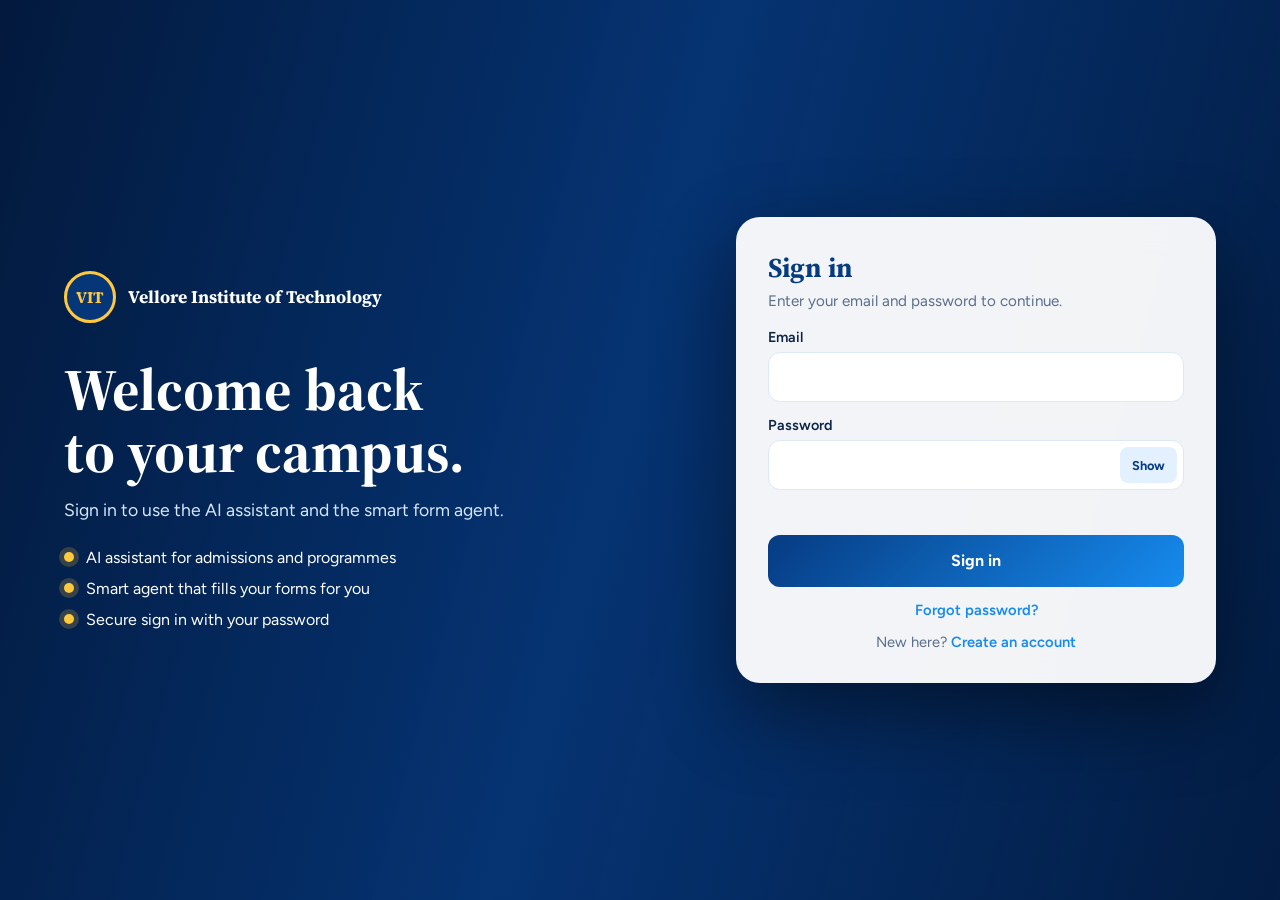
<file: agent.html>
<!DOCTYPE html>
<html lang="en">
<head>
  <meta charset="utf-8">
  <meta name="viewport" content="width=device-width, initial-scale=1, viewport-fit=cover">
  <meta name="theme-color" content="#063B82">
  <title>AI Form Agent | Vellore Institute of Technology</title>
  <link rel="preconnect" href="https://fonts.googleapis.com">
  <link rel="preconnect" href="https://fonts.gstatic.com" crossorigin>
  <link href="https://fonts.googleapis.com/css2?family=Figtree:wght@400;500;600;700&family=Source+Serif+4:wght@700&display=swap" rel="stylesheet">
  <link rel="stylesheet" href="style.css">
</head>
<body>
  <div class="top2">
    <div class="wrap">
      <b>VIT · AI Form Agent</b>
      <span><a href="index.html">Home</a> &nbsp;·&nbsp; <button id="logout" type="button">Logout</button></span>
    </div>
  </div>
  <main class="ag">
    <section class="card chat" aria-label="Form agent chat">
      <div class="ai-msgs" id="msgs" aria-live="polite"></div>
      <div class="chips" id="chips"></div>
      <form id="chatForm">
        <input id="input" aria-label="Your message" autocomplete="off" list="suggestions">
        <datalist id="suggestions"></datalist>
        <button class="btn btn-blue" type="submit">Send</button>
      </form>
    </section>
    <aside class="card side2" aria-label="Saved details">
      <h2>Saved in this browser</h2>
      <dl id="profile"></dl>
      <p>Details are stored only on this device (not encrypted). Avoid using this on shared computers.</p>
      <button class="btn btn-ghost" style="color: var(--navy); border-color: var(--navy)" id="clear" type="button">Delete my saved data</button>
    </aside>
  </main>
  <script type="module" src="agent.js"></script>
</body>
</html>
</file>
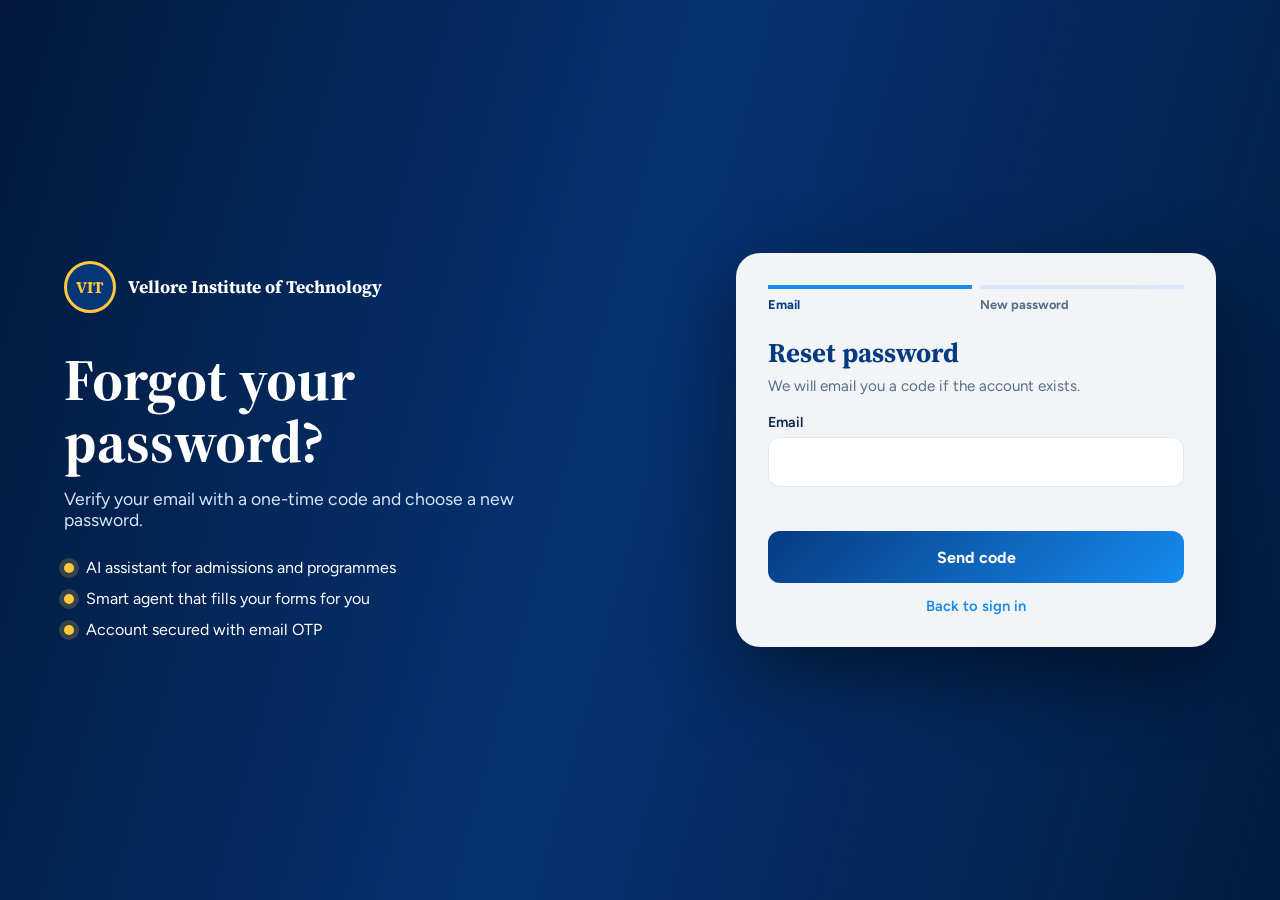
<file: forgot.html>
<!DOCTYPE html>
<html lang="en">
<head>
  <meta charset="utf-8">
  <meta name="viewport" content="width=device-width, initial-scale=1, viewport-fit=cover">
  <meta name="theme-color" content="#063B82">
  <title>Reset password | Vellore Institute of Technology</title>
  <link rel="preconnect" href="https://fonts.googleapis.com">
  <link rel="preconnect" href="https://fonts.gstatic.com" crossorigin>
  <link href="https://fonts.googleapis.com/css2?family=Figtree:wght@400;600;700&family=Source+Serif+4:wght@700&display=swap" rel="stylesheet">
  <link rel="stylesheet" href="auth.css">
</head>
<body data-page="forgot">
  <div class="bg" id="bg"></div>
  <div class="veil"></div>
  <main class="shell">
    <section class="intro">
      <a class="logo" href="index.html"><span class="mark">VIT</span><span>Vellore Institute of Technology</span></a>
      <h1>Forgot your password?</h1>
      <p>Verify your email with a one-time code and choose a new password.</p>
      <ul class="perks">
        <li>AI assistant for admissions and programmes</li>
        <li>Smart agent that fills your forms for you</li>
        <li>Account secured with email OTP</li>
      </ul>
    </section>
    <section class="panel">
      <ol class="steps" aria-label="Progress"><li class="on">Email</li><li>New password</li></ol>
      <form id="stepOne" novalidate>
        <h2>Reset password</h2>
        <p class="hint">We will email you a code if the account exists.</p>
        <label class="field"><span>Email</span><input type="email" name="email" autocomplete="email" required></label>
        <p class="msg" id="msg" role="alert"></p>
        <button class="cta" type="submit">Send code</button>
        <p class="alt"><a href="login.html">Back to sign in</a></p>
      </form>
      <form id="stepTwo" hidden novalidate>
        <h2>Set a new password</h2>
        <p class="hint">We sent a code to <b id="sentTo"></b>. It is valid for 5 minutes.</p>
        <div class="otp" id="otp" role="group" aria-label="One-time password"></div>
        <label class="field"><span>New password</span>
          <div class="pw"><input type="password" name="password" autocomplete="new-password" required><button type="button" class="eye" data-toggle>Show</button></div>
          <div class="meter" id="meter" data-level="0"><i></i></div>
        </label>
        <label class="field"><span>Confirm new password</span>
          <div class="pw"><input type="password" name="confirm" autocomplete="new-password" required><button type="button" class="eye" data-toggle>Show</button></div>
        </label>
        <p class="msg" id="msgTwo" role="alert"></p>
        <button class="cta" type="submit">Update password</button>
        <button type="button" class="link" id="resend" disabled>Resend code</button>
        <button type="button" class="link" id="back">← Change email</button>
      </form>
    </section>
  </main>
  <script type="module" src="auth.js"></script>
</body>
</html>
</file>
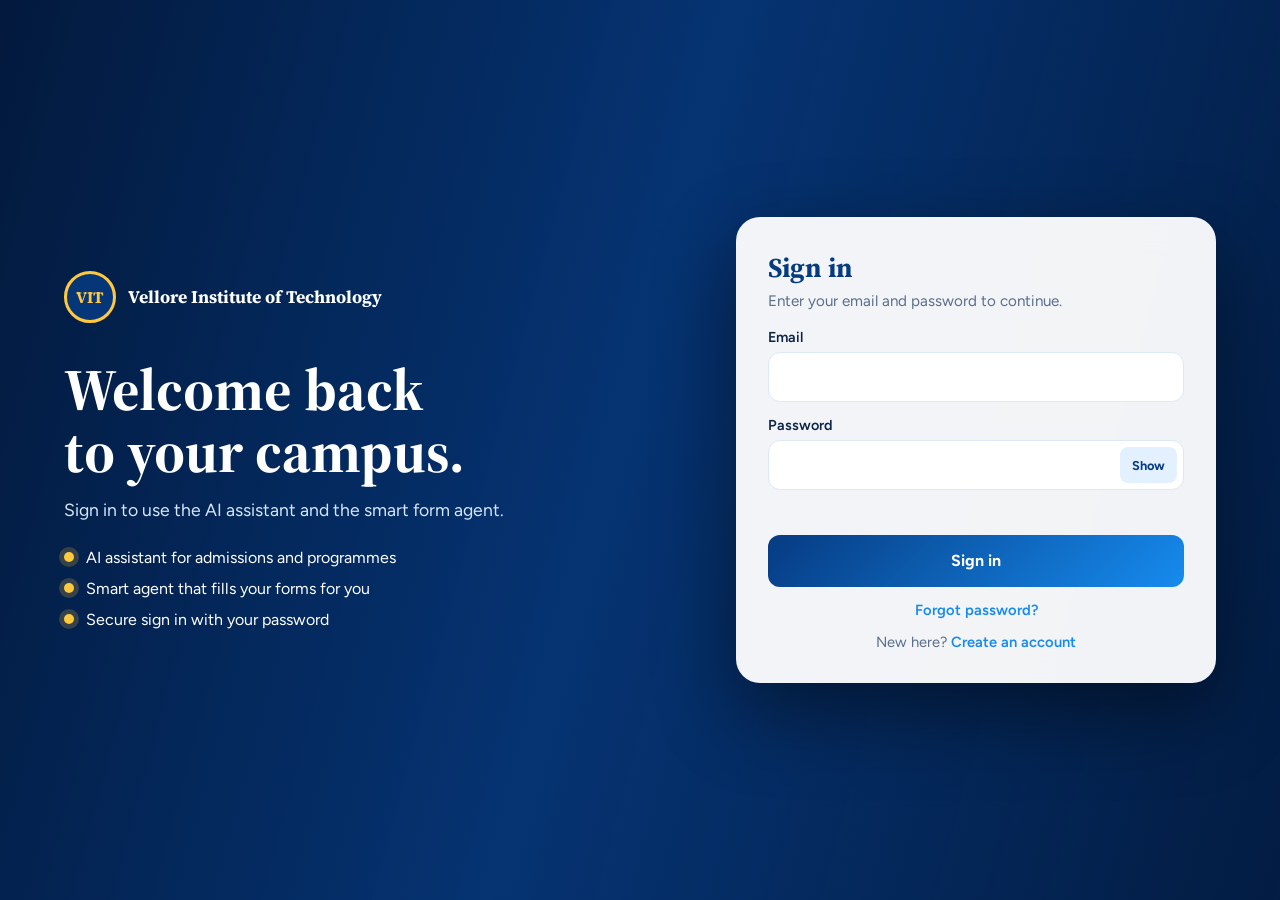
<file: login.html>
<!DOCTYPE html>
<html lang="en">
<head>
  <meta charset="utf-8">
  <meta name="viewport" content="width=device-width, initial-scale=1, viewport-fit=cover">
  <meta name="theme-color" content="#063B82">
  <title>Sign in | Vellore Institute of Technology</title>
  <link rel="preconnect" href="https://fonts.googleapis.com">
  <link rel="preconnect" href="https://fonts.gstatic.com" crossorigin>
  <link href="https://fonts.googleapis.com/css2?family=Figtree:wght@400;600;700&family=Source+Serif+4:wght@700&display=swap" rel="stylesheet">
  <link rel="stylesheet" href="auth.css">
</head>
<body data-page="login">
  <div class="bg" id="bg"></div>
  <div class="veil"></div>
  <main class="shell">
    <section class="intro">
      <a class="logo" href="index.html"><span class="mark">VIT</span><span>Vellore Institute of Technology</span></a>
      <h1>Welcome back to your campus.</h1>
      <p>Sign in to use the AI assistant and the smart form agent.</p>
      <ul class="perks">
        <li>AI assistant for admissions and programmes</li>
        <li>Smart agent that fills your forms for you</li>
        <li>Secure sign in with your password</li>
      </ul>
    </section>
    <section class="panel">
      <form id="stepOne" novalidate>
        <h2>Sign in</h2>
        <p class="hint">Enter your email and password to continue.</p>
        <label class="field"><span>Email</span><input type="email" name="email" autocomplete="email" required></label>
        <label class="field"><span>Password</span>
          <div class="pw"><input type="password" name="password" autocomplete="current-password" required><button type="button" class="eye" data-toggle>Show</button></div>
        </label>
        <p class="msg" id="msg" role="alert"></p>
        <button class="cta" type="submit">Sign in</button>
        <p class="alt"><a href="forgot.html">Forgot password?</a></p>
        <p class="alt">New here? <a href="signup.html">Create an account</a></p>
      </form>
    </section>
  </main>
  <script type="module" src="auth.js"></script>
</body>
</html>
</file>
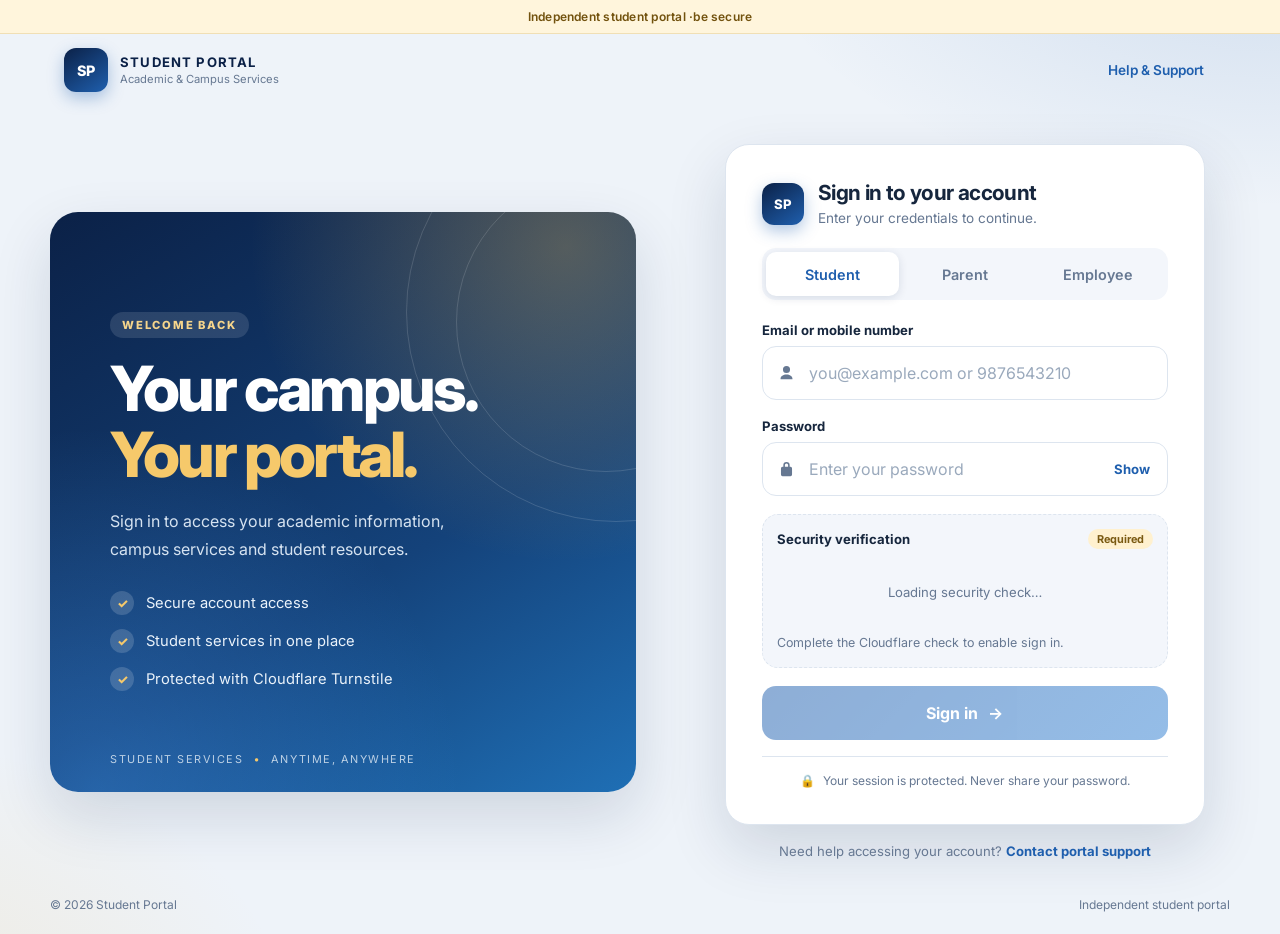
<file: portal.html>
<!DOCTYPE html>
<html lang="en">
<head>
  <meta charset="UTF-8">
  <meta name="viewport" content="width=device-width, initial-scale=1, viewport-fit=cover">
  <meta name="theme-color" content="#0b2147">
  <title>Student Portal | Secure Sign In</title>
  <link rel="preconnect" href="https://fonts.googleapis.com">
  <link rel="preconnect" href="https://fonts.gstatic.com" crossorigin>
  <link href="https://fonts.googleapis.com/css2?family=Inter:wght@400;500;600;700;800&display=swap" rel="stylesheet">
  <link rel="stylesheet" href="portal.css">
  <script src="https://challenges.cloudflare.com/turnstile/v0/api.js?render=explicit" defer></script>
  <script type="module" src="portal.js"></script>
</head>
<body>
  <div class="notice">Independent student portal ·be secure</div>

  <header class="top">
    <a class="brand" href="index.html" aria-label="Student Portal home">
      <span class="mark" aria-hidden="true">SP</span>
      <span class="brand-copy"><strong>STUDENT PORTAL</strong><small>Academic &amp; Campus Services</small></span>
    </a>
    <a class="help-link" href="#help">Help &amp; Support</a>
  </header>

  <main class="page">
    <section class="hero" aria-label="Welcome">
      <span class="orb orb-a" aria-hidden="true"></span>
      <span class="orb orb-b" aria-hidden="true"></span>
      <div class="hero-body">
        <span class="eyebrow">Welcome back</span>
        <h1>Your campus.<br><span>Your portal.</span></h1>
        <p>Sign in to access your academic information, campus services and student resources.</p>
        <ul class="points">
          <li><i aria-hidden="true">✓</i>Secure account access</li>
          <li><i aria-hidden="true">✓</i>Student services in one place</li>
          <li><i aria-hidden="true">✓</i>Protected with Cloudflare Turnstile</li>
        </ul>
      </div>
      <div class="hero-foot">Student services <b>•</b> Anytime, anywhere</div>
    </section>

    <section class="auth" aria-labelledby="login-title">
      <div class="card">
        <div class="card-head">
          <span class="mark mark-sm" aria-hidden="true">SP</span>
          <div>
            <h2 id="login-title">Sign in to your account</h2>
            <p>Enter your credentials to continue.</p>
          </div>
        </div>

        <div class="session" id="sessionBox" hidden>
          <p>Already signed in as <b id="sessionName"></b></p>
          <div class="session-actions">
            <button class="mini primary" type="button" id="continueButton">Continue</button>
            <button class="mini" type="button" id="signOutButton">Sign out</button>
          </div>
        </div>

        <div class="roles" id="roles" role="group" aria-label="Select portal role" style="--i:0">
          <button class="role active" type="button" data-role="Student" aria-pressed="true">Student</button>
          <button class="role" type="button" data-role="Parent" aria-pressed="false">Parent</button>
          <button class="role" type="button" data-role="Employee" aria-pressed="false">Employee</button>
        </div>

        <form id="loginForm" novalidate>
          <div class="field">
            <label for="username">Email or mobile number</label>
            <div class="control">
              <svg viewBox="0 0 24 24" aria-hidden="true"><path d="M12 12a4.5 4.5 0 1 0 0-9 4.5 4.5 0 0 0 0 9Zm0 2c-4.1 0-7.5 2.2-7.5 5v1h15v-1c0-2.8-3.4-5-7.5-5Z"/></svg>
              <input id="username" name="username" type="text" inputmode="email" placeholder="you@example.com or 9876543210" autocomplete="username" autocapitalize="none" spellcheck="false" required>
            </div>
          </div>

          <div class="field">
            <label for="password">Password</label>
            <div class="control">
              <svg viewBox="0 0 24 24" aria-hidden="true"><path d="M17 9h-1V7a4 4 0 0 0-8 0v2H7a2 2 0 0 0-2 2v8a2 2 0 0 0 2 2h10a2 2 0 0 0 2-2v-8a2 2 0 0 0-2-2Zm-7-2a2 2 0 0 1 4 0v2h-4V7Z"/></svg>
              <input id="password" name="password" type="password" placeholder="Enter your password" autocomplete="current-password" required>
              <button class="toggle" type="button" id="togglePassword" aria-label="Show password" aria-pressed="false">Show</button>
            </div>
          </div>

          <div class="captcha">
            <div class="captcha-top"><span>Security verification</span><em>Required</em></div>
            <div id="turnstile-widget" class="slot"><span class="slot-note">Loading security check…</span></div>
            <p class="captcha-help" id="captchaStatus" aria-live="polite">Complete the Cloudflare check to enable sign in.</p>
          </div>

          <button class="submit" id="submitButton" type="submit" disabled>
            <span class="spinner" aria-hidden="true"></span>
            <span class="submit-text">Sign in</span>
            <span class="arrow" aria-hidden="true">→</span>
          </button>
          <p class="msg" id="formMessage" role="status" aria-live="polite"></p>
        </form>

        <div class="card-foot"><span aria-hidden="true">🔒</span> Your session is protected. Never share your password.</div>
      </div>
      <p class="support" id="help">Need help accessing your account? <a href="mailto:support@example.com">Contact portal support</a></p>
    </section>
  </main>

  <footer class="foot">
    <span>© <span id="year"></span> Student Portal</span>
    <span>Independent student portal</span>
  </footer>
</body>
</html>
</file>
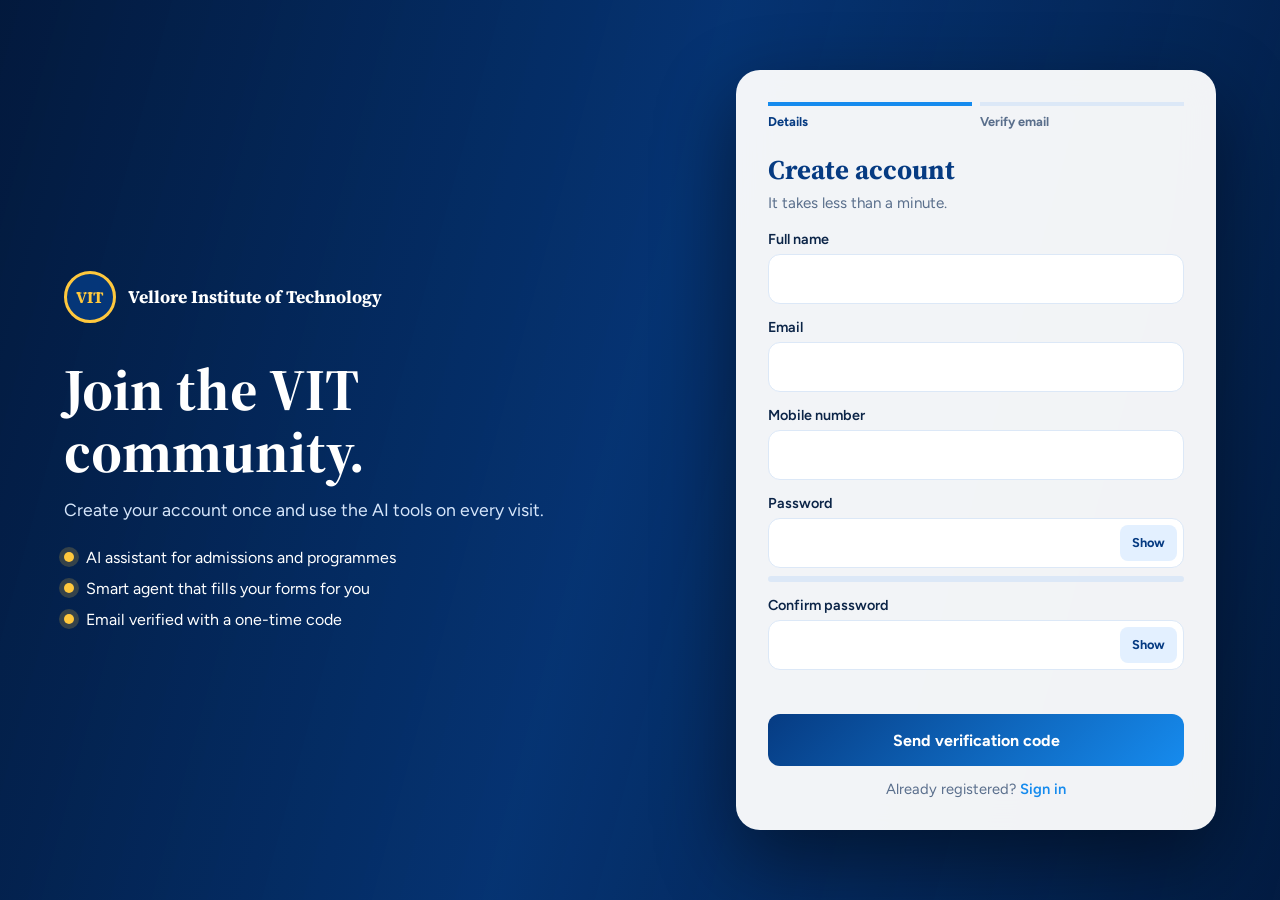
<file: signup.html>
<!DOCTYPE html>
<html lang="en">
<head>
  <meta charset="utf-8">
  <meta name="viewport" content="width=device-width, initial-scale=1, viewport-fit=cover">
  <meta name="theme-color" content="#063B82">
  <title>Create account | Vellore Institute of Technology</title>
  <link rel="preconnect" href="https://fonts.googleapis.com">
  <link rel="preconnect" href="https://fonts.gstatic.com" crossorigin>
  <link href="https://fonts.googleapis.com/css2?family=Figtree:wght@400;600;700&family=Source+Serif+4:wght@700&display=swap" rel="stylesheet">
  <link rel="stylesheet" href="auth.css">
</head>
<body data-page="signup">
  <div class="bg" id="bg"></div>
  <div class="veil"></div>
  <main class="shell">
    <section class="intro">
      <a class="logo" href="index.html"><span class="mark">VIT</span><span>Vellore Institute of Technology</span></a>
      <h1>Join the VIT community.</h1>
      <p>Create your account once and use the AI tools on every visit.</p>
      <ul class="perks">
        <li>AI assistant for admissions and programmes</li>
        <li>Smart agent that fills your forms for you</li>
        <li>Email verified with a one-time code</li>
      </ul>
    </section>
    <section class="panel">
      <ol class="steps" aria-label="Progress"><li class="on">Details</li><li>Verify email</li></ol>
      <form id="stepOne" novalidate>
        <h2>Create account</h2>
        <p class="hint">It takes less than a minute.</p>
        <label class="field"><span>Full name</span><input type="text" name="name" autocomplete="name" required></label>
        <label class="field"><span>Email</span><input type="email" name="email" autocomplete="email" required></label>
        <label class="field"><span>Mobile number</span><input type="tel" name="phone" autocomplete="tel" required></label>
        <label class="field"><span>Password</span>
          <div class="pw"><input type="password" name="password" autocomplete="new-password" required><button type="button" class="eye" data-toggle>Show</button></div>
          <div class="meter" id="meter" data-level="0"><i></i></div>
        </label>
        <label class="field"><span>Confirm password</span>
          <div class="pw"><input type="password" name="confirm" autocomplete="new-password" required><button type="button" class="eye" data-toggle>Show</button></div>
        </label>
        <p class="msg" id="msg" role="alert"></p>
        <button class="cta" type="submit">Send verification code</button>
        <p class="alt">Already registered? <a href="login.html">Sign in</a></p>
      </form>
      <form id="stepTwo" hidden novalidate>
        <h2>Verify your email</h2>
        <p class="hint">We sent a code to <b id="sentTo"></b>. It is valid for 5 minutes.</p>
        <div class="otp" id="otp" role="group" aria-label="One-time password"></div>
        <p class="msg" id="msgTwo" role="alert"></p>
        <button class="cta" type="submit">Verify and create account</button>
        <button type="button" class="link" id="resend" disabled>Resend code</button>
        <button type="button" class="link" id="back">← Change details</button>
      </form>
    </section>
  </main>
  <script type="module" src="auth.js"></script>
</body>
</html>
</file>
<file: style.css>
[hidden] { display: none !important; }
:root {
  --navy: #063B82;
  --sky: #168BEE;
  --gold: #FFC83D;
  --bg: #F2F8FF;
  --ink: #0B2447;
  --muted: #5A6F8C;
  --line: #DCE8F7;
  --shadow: 0 8px 28px rgba(6, 59, 130, 0.11);
  --serif: 'Source Serif 4', Georgia, serif;
  --sans: Figtree, system-ui, -apple-system, sans-serif;
}

*, *::before, *::after { box-sizing: border-box; margin: 0; }
html { scroll-behavior: smooth; }
body {
  font-family: var(--sans);
  color: var(--ink);
  background: var(--bg);
  line-height: 1.5;
  overflow-x: hidden;
}
body.lock { overflow: hidden; }
img, video { max-width: 100%; display: block; }
a { color: inherit; text-decoration: none; }
button { font: inherit; cursor: pointer; border: 0; background: none; color: inherit; }
ul { list-style: none; padding: 0; }
:focus-visible { outline: 3px solid var(--gold); outline-offset: 2px; }
.wrap { max-width: 1320px; margin: auto; padding: 0 20px; }
.ic { width: 1.15em; height: 1.15em; fill: none; stroke: currentColor; stroke-width: 2; stroke-linecap: round; stroke-linejoin: round; flex: none; }
[data-ic] { display: inline-grid; place-items: center; }
.skip { position: absolute; left: -999px; top: 0; background: var(--gold); padding: 8px 14px; z-index: 99; }
.skip:focus { left: 8px; }

.topbar { background: var(--navy); color: #fff; font-size: 0.85rem; }
.topbar .wrap {
  display: flex; justify-content: space-between; align-items: center;
  gap: 8px 16px; min-height: 40px; flex-wrap: wrap; padding-top: 6px; padding-bottom: 6px;
}
.tb-l, .tb-r { display: flex; align-items: center; gap: 8px 16px; flex-wrap: wrap; }
.tb-l a, .tb-r a, .tb-l span { display: inline-flex; gap: 6px; align-items: center; }
.tb-r > a:not(.soc):hover, .tb-l a:hover { color: var(--gold); }
.soc {
  width: 28px; height: 28px; border-radius: 50%; background: rgba(255,255,255,0.14);
  justify-content: center; font-size: 0.72rem; font-weight: 700; transition: 0.2s;
}
.soc:hover { background: var(--gold); color: var(--navy) !important; }

.hdr {
  position: sticky; top: 0; z-index: 50;
  background: rgba(255,255,255,0.94); backdrop-filter: blur(14px);
  -webkit-backdrop-filter: blur(14px); box-shadow: 0 2px 16px rgba(6,59,130,0.1);
}
.hdr > .wrap {
  display: flex; align-items: center; justify-content: space-between; gap: 14px; min-height: 76px;
}
.brand { display: flex; align-items: center; gap: 12px; min-width: 0; }
.lg {
  display: grid; width: 52px; height: 52px; flex: none; border-radius: 50%;
  background: var(--navy); color: var(--gold); place-items: center;
  font: 700 1.15rem var(--serif); border: 3px solid var(--gold);
}
.bt { min-width: 0; }
.bt b {
  display: block; font: 700 1.25rem/1.15 var(--serif); color: var(--navy);
  white-space: nowrap; overflow: hidden; text-overflow: ellipsis;
}
.bt small {
  display: block; font: italic 500 0.88rem var(--serif); color: var(--sky);
  white-space: nowrap; overflow: hidden; text-overflow: ellipsis;
}
.nav { display: flex; align-items: center; gap: 2px; }
.nav > a, .nb {
  display: inline-flex; align-items: center; gap: 4px; padding: 9px 11px;
  border-radius: 10px; font-weight: 600; font-size: 0.88rem; color: var(--navy);
  white-space: nowrap; min-height: 40px; transition: 0.2s;
}
.nav > a:hover, .nb:hover, .dd.open > .nb { background: #E3F0FF; }
.nav > a.active { background: var(--sky); color: #fff; }
.nb .ic:last-child { width: 0.9em; transition: transform 0.2s; }
.dd.open > .nb .ic:last-child { transform: rotate(180deg); }
.dd { position: relative; }
.menu {
  display: none; position: absolute; top: 100%; left: 0; min-width: 230px;
  background: #fff; border: 1px solid var(--line); border-radius: 14px;
  box-shadow: var(--shadow); padding: 6px; z-index: 60;
}
.menu.r { left: auto; right: 0; }
.menu a { display: block; padding: 10px 12px; border-radius: 8px; font-size: 0.9rem; }
.menu a:hover { background: #E3F0FF; color: var(--sky); padding-left: 16px; }
.dd.open > .menu { display: block; animation: pop 0.16s ease; }
@media (hover: hover) and (min-width: 1361px) {
  .dd:hover > .menu, .dd:focus-within > .menu { display: block; }
}
.actions { display: flex; align-items: center; gap: 8px; }
.btn-ann {
  display: inline-flex; align-items: center; gap: 8px; min-height: 44px;
  padding: 0 16px; border-radius: 12px; background: var(--sky); color: #fff;
  font-weight: 700; font-size: 0.9rem; box-shadow: 0 4px 14px rgba(22,139,238,0.35); transition: 0.2s;
}
.btn-ann:hover, .btn-ann[aria-expanded="true"] { background: #0f6fc2; }
.icon-btn {
  width: 44px; height: 44px; border-radius: 50%; display: inline-grid; place-items: center;
  background: #E3F0FF; color: var(--navy); font-size: 1.2rem; transition: 0.2s;
}
.icon-btn:hover { background: var(--navy); color: #fff; }
.burger { display: none; }
.sbar { border-top: 1px solid var(--line); padding: 10px 0; background: #fff; }
.sbar .wrap { display: flex; gap: 8px; }
.sbar input {
  flex: 1; min-width: 0; height: 46px; border: 1px solid var(--line);
  border-radius: 12px; padding: 0 14px; font: inherit;
}

.ticker { background: var(--navy); color: #fff; }
.ticker .wrap { display: flex; align-items: center; gap: 14px; min-height: 48px; }
.t-label {
  display: flex; gap: 8px; align-items: center; font-weight: 700;
  white-space: nowrap; color: var(--gold); font-size: 0.9rem;
}
.t-track {
  flex: 1; min-width: 0; overflow: hidden;
  -webkit-mask-image: linear-gradient(90deg, transparent, #000 24px, #000 calc(100% - 24px), transparent);
  mask-image: linear-gradient(90deg, transparent, #000 24px, #000 calc(100% - 24px), transparent);
}
.t-run { display: flex; width: max-content; animation: mq 45s linear infinite; }
.t-run:hover, .t-run:focus-within { animation-play-state: paused; }
.g { display: flex; }
.g a {
  padding: 12px 22px; border-left: 1px solid rgba(255,255,255,0.25);
  white-space: nowrap; font-size: 0.9rem;
}
.g a:hover { color: var(--gold); }
.t-ann { background: #0d4fa3; box-shadow: none; border: 1px solid rgba(255,255,255,0.25); }
@keyframes mq { to { transform: translateX(-50%); } }

.ann {
  position: fixed; right: 12px; z-index: 70; width: min(420px, calc(100vw - 24px));
  overflow: auto; overscroll-behavior: contain; background: #fff;
  border: 1px solid var(--line); border-radius: 18px;
  box-shadow: 0 24px 60px rgba(6,59,130,0.28); display: none; max-height: 70vh;
}
.ann.open { display: block; animation: pop 0.18s ease; }
.ann h3 {
  position: sticky; top: 0; z-index: 2; display: flex; gap: 8px; align-items: center;
  background: #fff; padding: 14px 16px; font: 700 1.1rem var(--serif);
  color: var(--navy); border-bottom: 1px solid var(--line);
}
.ann-cat {
  display: flex; gap: 8px; align-items: center;
  background: linear-gradient(90deg, var(--navy), #0d56b3); color: #fff;
  padding: 9px 16px; font-weight: 700; font-size: 0.9rem; margin-top: 4px;
}
.ann a {
  display: flex; gap: 10px; align-items: flex-start; padding: 11px 16px;
  border-bottom: 1px solid var(--line); font-size: 0.9rem; transition: 0.18s;
}
.ann a .ic { color: var(--sky); margin-top: 3px; }
.ann a:hover { background: #EAF4FF; padding-left: 20px; color: var(--navy); }
.empty { padding: 12px 16px; color: var(--muted); font-size: 0.88rem; }

.hero {
  position: relative; color: #fff; isolation: isolate; overflow: hidden;
  background: linear-gradient(135deg, #042a5d, #0a4a9c);
  min-height: 580px;
}
.ov {
  position: absolute; inset: 0; z-index: 1;
  background: linear-gradient(90deg, rgba(3,25,60,0.88), rgba(3,25,60,0.45) 55%, rgba(3,25,60,0.25));
}
.himg {
  position: absolute; inset: 0; z-index: 0;
  background-size: cover; background-position: center; background-repeat: no-repeat;
}
.hin {
  position: relative; z-index: 2;
  min-height: 580px; display: grid; grid-template-columns: 220px minmax(0, 1fr);
  gap: 32px; align-items: center; padding-top: 48px; padding-bottom: 48px;
}
.hcopy h1 {
  font: 700 clamp(2.2rem, 5vw, 4rem)/1.08 var(--serif);
  max-width: 14ch; text-shadow: 0 3px 18px rgba(0,0,0,0.45);
}
.hcopy p {
  margin: 14px 0 24px; font: italic 500 clamp(1.1rem, 2.2vw, 1.65rem) var(--serif);
  text-shadow: 0 2px 10px rgba(0,0,0,0.4); max-width: 36ch;
}
.hbtn { display: flex; flex-wrap: wrap; gap: 12px; }
.hcopy > * { animation: rise 0.7s both; }
.hcopy > p { animation-delay: 0.1s; }
.hcopy > .hbtn { animation-delay: 0.2s; }
.camp {
  background: rgba(6,59,130,0.55); backdrop-filter: blur(12px);
  -webkit-backdrop-filter: blur(12px); border: 1px solid rgba(255,255,255,0.22);
  border-radius: 16px; padding: 14px;
}
.camp h2 {
  display: flex; gap: 8px; align-items: center; font: 700 1rem var(--serif);
  color: var(--gold); padding: 2px 6px 10px;
}
.camp a {
  display: flex; gap: 8px; align-items: center; padding: 10px 8px;
  border-radius: 10px; font-size: 0.9rem; min-height: 42px; transition: 0.2s;
}
.camp a:hover { background: rgba(255,255,255,0.15); padding-left: 12px; }

.btn {
  display: inline-flex; align-items: center; gap: 8px; min-height: 48px;
  padding: 0 20px; border-radius: 12px; font-weight: 700; transition: 0.2s;
}
.btn:hover { transform: translateY(-2px); box-shadow: 0 8px 20px rgba(0,0,0,0.22); }
.btn-white { background: #fff; color: var(--navy); }
.btn-blue { background: var(--sky); color: #fff; }
.btn-gold { background: var(--gold); color: #3a2b00; }
.btn-ghost {
  background: rgba(255,255,255,0.12); border: 1px solid rgba(255,255,255,0.4);
  backdrop-filter: blur(6px); color: #fff;
}

.dash {
  display: grid; grid-template-columns: minmax(0, 1fr) minmax(0, 1.15fr) minmax(0, 1fr); gap: 20px;
  padding-top: 32px; padding-bottom: 40px;
}
.col3 { display: flex; flex-direction: column; gap: 20px; min-width: 0; }
.card {
  background: #fff; border: 1px solid var(--line); border-radius: 18px;
  box-shadow: var(--shadow); overflow: hidden; position: relative; min-width: 0;
}
.ch {
  display: flex; justify-content: space-between; align-items: center;
  gap: 10px; padding: 16px 18px 10px;
}
.ch h2 {
  display: flex; gap: 8px; align-items: center; font: 700 1.15rem var(--serif); color: var(--navy);
}
.ch h2 [data-ic] { color: var(--sky); }
.va {
  display: inline-flex; gap: 6px; align-items: center; font-weight: 700;
  color: var(--sky); font-size: 0.88rem; min-height: 36px;
}
.va:hover { color: var(--navy); }
.ni {
  display: flex; align-items: center; gap: 12px; padding: 13px 18px;
  border-top: 1px solid var(--line); transition: 0.18s;
}
.ni:hover { background: #EAF4FF; }
.ni > .ic { color: var(--sky); }
.dt {
  width: 50px; flex: none; text-align: center; background: var(--navy);
  color: #fff; border-radius: 10px; padding: 5px 0; font-size: 0.72rem; line-height: 1.2;
}
.dt b { display: block; font-size: 1.15rem; }
.nt { flex: 1; min-width: 0; font-weight: 600; font-size: 0.94rem; }
.new {
  margin-left: 8px; background: #E5484D; color: #fff; font-style: normal;
  font-size: 0.68rem; padding: 1px 8px; border-radius: 99px; font-weight: 700;
}
.qg {
  display: grid; grid-template-columns: repeat(3, 1fr); gap: 10px; padding: 8px 14px 16px;
}
.qi {
  display: flex; flex-direction: column; align-items: center; gap: 6px;
  padding: 14px 4px; border-radius: 14px; background: var(--bg);
  font-weight: 600; font-size: 0.82rem; text-align: center; transition: 0.2s;
  min-height: 88px; justify-content: center;
}
.qic { color: var(--sky); font-size: 1.6rem; }
.qi:hover { background: var(--navy); color: #fff; transform: translateY(-3px); }
.qi:hover .qic { color: var(--gold); }

.sl { position: relative; overflow: hidden; }
.sl-track { display: flex; height: 100%; transition: transform 0.55s ease; }
.slide {
  flex: 0 0 100%; position: relative; display: flex; align-items: flex-end;
  min-height: 240px; color: #fff; background: linear-gradient(135deg, #0b4592, #168BEE);
}
.slide img {
  position: absolute; inset: 0; width: 100%; height: 100%; object-fit: cover;
  transition: transform 0.5s;
}
.slide:hover img { transform: scale(1.04); }
.cap, .bt2 {
  position: relative; width: 100%; padding: 36px 18px 34px;
  background: linear-gradient(0deg, rgba(3,25,60,0.88), transparent); font-weight: 700;
}
.ban { min-height: 380px; }
.ban .slide { min-height: 380px; }
.bt2 { padding: 30px 24px 44px; }
.bt2 h2 { font: 700 clamp(1.5rem, 2.4vw, 2.1rem)/1.15 var(--serif); margin-bottom: 8px; }
.bt2 p { margin-bottom: 14px; max-width: 34ch; opacity: 0.95; font-weight: 500; }
.gal { height: 230px; }
.dots {
  position: absolute; bottom: 8px; left: 50%; transform: translateX(-50%); display: flex; gap: 2px;
}
.dots button { width: 22px; height: 22px; position: relative; }
.dots button::after {
  content: ""; position: absolute; inset: 7px; border-radius: 50%;
  background: rgba(255,255,255,0.5); transition: 0.2s;
}
.dots button[aria-current="true"]::after { background: var(--gold); inset: 5px; }

#secs { display: grid; gap: 24px; padding-bottom: 48px; }
.stats { display: grid; grid-template-columns: repeat(auto-fit, minmax(min(260px, 100%), 1fr)); gap: 18px; }
.sc { padding: 18px; }
.sc h2, .sh { font: 700 1.2rem var(--serif); color: var(--navy); margin-bottom: 8px; }
.sh { font-size: 1.35rem; margin-bottom: 12px; }
.sc dl div {
  display: flex; justify-content: space-between; gap: 12px;
  padding: 9px 0; border-top: 1px solid var(--line);
}
.sc dd { font-weight: 700; color: var(--sky); }
.two { display: grid; grid-template-columns: 1fr 1fr; gap: 20px; }
.nt small { display: block; font-weight: 400; color: var(--muted); font-size: 0.8rem; }
.fgrid {
  display: grid; grid-template-columns: repeat(auto-fit, minmax(min(140px, 100%), 1fr));
  gap: 12px; padding: 8px 16px 16px;
}
.fc { display: grid; gap: 6px; font-weight: 600; font-size: 0.88rem; align-content: start; }
.fi {
  display: block; aspect-ratio: 16/10; border-radius: 10px; overflow: hidden;
  background: linear-gradient(135deg, #0b4592, #168BEE);
}
.fi img, .xt img { width: 100%; height: 100%; object-fit: cover; }
.xg { display: grid; grid-template-columns: repeat(auto-fit, minmax(min(200px, 100%), 1fr)); gap: 16px; }
.xt {
  position: relative; display: flex; align-items: flex-end; min-height: 170px;
  border-radius: 16px; overflow: hidden; color: #fff;
  background: linear-gradient(135deg, #0b4592, #168BEE); box-shadow: var(--shadow);
}
.xt img { position: absolute; inset: 0; }
.xt b {
  position: relative; width: 100%; padding: 28px 16px 14px;
  background: linear-gradient(0deg, rgba(3,25,60,0.85), transparent);
}
.adm {
  display: grid; grid-template-columns: 1.2fr 1fr; gap: 20px; padding: 22px; align-items: center;
}
.adm p { color: var(--muted); margin-bottom: 14px; }
.adl { display: flex; flex-wrap: wrap; gap: 10px; margin-bottom: 12px; }
.adi {
  border-radius: 14px; overflow: hidden; min-height: 200px;
  background: linear-gradient(135deg, #0b4592, #168BEE);
}
.adi img { width: 100%; height: 100%; object-fit: cover; }
.enq { padding: 22px; }
.enq form {
  display: grid; grid-template-columns: repeat(auto-fit, minmax(min(200px, 100%), 1fr)); gap: 12px;
}
.enq select, .enq input {
  height: 48px; border: 1px solid var(--line); border-radius: 12px;
  padding: 0 12px; font: inherit; background: #fff; min-width: 0;
}
#enqMsg { margin-top: 10px; color: var(--navy); font-weight: 600; }
.fake { padding: 22px; border-left: 6px solid var(--gold); }
.fake p { color: var(--muted); margin-bottom: 10px; }

footer { background: linear-gradient(180deg, #063B82, #042a5d); color: #d6e6fb; }
.fg {
  display: grid; grid-template-columns: repeat(auto-fit, minmax(min(180px, 100%), 1fr));
  gap: 28px 32px; padding-top: 48px; padding-bottom: 28px;
}
.fb {
  display: flex; align-items: center; gap: 12px; margin-bottom: 14px;
  font: 700 1.25rem var(--serif); color: #fff;
}
.fg p { display: flex; gap: 8px; margin-bottom: 8px; font-size: 0.92rem; }
.fg h3 { font: 700 1.05rem var(--serif); color: var(--gold); margin-bottom: 12px; }
footer .fg a:not(.soc) { display: block; padding: 5px 0; opacity: 0.92; font-size: 0.9rem; }
footer a:hover { color: var(--gold); }
.fsoc { display: flex; gap: 8px; margin-top: 14px; }
footer .fsoc a.soc { display: inline-flex; width: 36px; height: 36px; padding: 0; }
.fbot {
  display: flex; justify-content: space-between; flex-wrap: wrap; gap: 10px;
  padding-top: 16px; padding-bottom: 18px; border-top: 1px solid rgba(255,255,255,0.15);
  font-size: 0.85rem;
}
.fbot span a { margin-left: 16px; }

dialog {
  border: 0; padding: 0; border-radius: 16px; width: min(900px, 94vw);
  background: #000; overflow: hidden; margin: auto;
}
dialog::backdrop { background: rgba(3,25,60,0.78); }
#vwrap { width: 100%; aspect-ratio: 16/9; }
#vwrap iframe, #vwrap video { width: 100%; height: 100%; border: 0; display: block; }
#vmx {
  position: absolute; top: 10px; right: 10px; z-index: 2;
  width: 40px; height: 40px; border-radius: 50%; background: rgba(0,0,0,0.65); color: #fff;
}

.ai-fab {
  position: fixed; right: 16px; bottom: 16px; z-index: 80;
  display: inline-flex; align-items: center; gap: 8px; min-height: 52px;
  padding: 0 18px; border-radius: 99px;
  background: linear-gradient(135deg, var(--navy), var(--sky)); color: #fff;
  font-weight: 700; box-shadow: 0 10px 28px rgba(6,59,130,0.4); transition: 0.2s;
}
.ai-fab:hover { transform: translateY(-2px); }
.ai {
  position: fixed; right: 16px; bottom: 80px; z-index: 80;
  width: min(380px, calc(100vw - 32px)); height: min(520px, calc(100vh - 110px));
  display: flex; flex-direction: column; background: #fff;
  border: 1px solid var(--line); border-radius: 18px;
  box-shadow: 0 24px 60px rgba(6,59,130,0.3); overflow: hidden; animation: pop 0.18s ease;
}
.ai header {
  display: flex; justify-content: space-between; align-items: center;
  padding: 12px 14px; background: linear-gradient(135deg, var(--navy), var(--sky)); color: #fff;
}
.ai header button {
  width: 36px; height: 36px; border-radius: 50%; background: rgba(255,255,255,0.18);
  display: grid; place-items: center;
}
.ai-msgs {
  flex: 1; overflow: auto; padding: 14px; display: flex; flex-direction: column;
  gap: 8px; background: var(--bg);
}
.m {
  max-width: 86%; padding: 9px 13px; border-radius: 14px; font-size: 0.92rem;
  white-space: pre-wrap; word-break: break-word;
}
.m.b { background: #fff; border: 1px solid var(--line); align-self: flex-start; }
.m.u { background: var(--sky); color: #fff; align-self: flex-end; }
.ai-sug { display: flex; gap: 6px; flex-wrap: wrap; padding: 8px 12px 0; }
.ai-sug button {
  border: 1px solid var(--line); background: #fff; border-radius: 99px;
  padding: 6px 12px; font-size: 0.8rem; color: var(--navy); font-weight: 600;
}
.ai-sug button:hover { background: var(--navy); color: #fff; }
.ai form { display: flex; gap: 8px; padding: 10px 12px; }
.ai input {
  flex: 1; min-width: 0; height: 44px; border: 1px solid var(--line);
  border-radius: 12px; padding: 0 12px; font: inherit;
}
.ai form .btn { min-height: 44px; padding: 0 14px; }

@keyframes pop { from { opacity: 0; transform: translateY(-6px); } }
@keyframes rise { from { opacity: 0; transform: translateY(18px); } }

@media (max-width: 1360px) {
  .hdr { backdrop-filter: none; -webkit-backdrop-filter: none; background: #fff; }
  .burger { display: inline-grid; }
  .nav {
    position: fixed; left: 0; right: 0; bottom: 0; top: 76px;
    flex-direction: column; align-items: stretch; gap: 2px; background: #fff;
    padding: 12px 16px 40px; overflow: auto; transform: translateX(100%);
    visibility: hidden; transition: transform 0.28s, visibility 0.28s; z-index: 55;
  }
  .nav.open { transform: none; visibility: visible; }
  .nav > a, .nb { width: 100%; justify-content: space-between; font-size: 1rem; min-height: 48px; }
  .menu, .menu.r {
    position: static; box-shadow: none; border: 0; background: var(--bg);
    margin: 2px 0 8px; min-width: 0;
  }
  .dash { grid-template-columns: repeat(2, minmax(0, 1fr)); }
  .col3 { grid-column: 1 / -1; display: grid; grid-template-columns: repeat(2, minmax(0, 1fr)); }
  .fg { grid-template-columns: repeat(2, minmax(0, 1fr)); }
}
@media (max-width: 900px) {
  .hero { min-height: auto; }
  .hin {
    grid-template-columns: minmax(0, 1fr); min-height: 0; gap: 20px;
    padding-top: 32px; padding-bottom: 36px;
  }
  .camp ul { display: flex; overflow-x: auto; gap: 6px; -webkit-overflow-scrolling: touch; }
  .camp li { flex: none; }
  .camp a { background: rgba(255,255,255,0.1); white-space: nowrap; }
  .adm { grid-template-columns: minmax(0, 1fr); }
  .two { grid-template-columns: minmax(0, 1fr); }
  .dash, .col3 { grid-template-columns: minmax(0, 1fr); }
}
@media (max-width: 700px) {
  .wrap { padding: 0 14px; }
  .hide-sm { display: none !important; }
  .bt b { font-size: 1.05rem; }
  .bt small { font-size: 0.75rem; }
  .lg { width: 44px; height: 44px; font-size: 1rem; }
  .hdr > .wrap { min-height: 64px; }
  .nav { top: 64px; }
  .t-label { font-size: 0; }
  .t-label [data-ic] { font-size: 1.15rem; }
  .t-ann-txt { display: none; }
  .t-ann { width: 44px; padding: 0; justify-content: center; }
  .dash, .col3 { grid-template-columns: minmax(0, 1fr); }
  .fg { grid-template-columns: minmax(0, 1fr); }
  .fbot { flex-direction: column; }
  .fbot span a { margin: 0 14px 0 0; }
  .hbtn .btn { flex: 1 1 100%; justify-content: center; }
  .ann { left: 12px; right: 12px; width: auto; }
  .ai-fab .lbl { display: none; }
  .ai-fab { width: 52px; padding: 0; justify-content: center; }
  .ai { right: 12px; left: 12px; width: auto; }
}
@media (prefers-reduced-motion: reduce) {
  *, *::before, *::after {
    animation: none !important; transition: none !important; scroll-behavior: auto !important;
  }
  .t-track { overflow-x: auto; }
}

.top2 { background: var(--navy); color: #fff; }
.top2 .wrap { display: flex; justify-content: space-between; align-items: center; gap: 12px; min-height: 60px; }
.top2 b { font: 700 1.2rem var(--serif); }
.top2 a, .top2 button { padding: 10px 0; font-weight: 600; }
.ag { display: grid; grid-template-columns: minmax(0, 1fr) 300px; gap: 20px; padding: 24px 14px 48px; max-width: 1100px; margin: auto; }
.chat { display: flex; flex-direction: column; height: min(680px, calc(100vh - 150px)); min-height: 460px; }
.chat .ai-msgs { flex: 1; }
.chat form { display: flex; gap: 8px; padding: 10px 12px; border-top: 1px solid var(--line); }
.chat input { flex: 1; min-width: 0; height: 46px; border: 1px solid var(--line); border-radius: 12px; padding: 0 12px; font: inherit; }
.chips { display: flex; flex-wrap: wrap; gap: 6px; padding: 0 12px 8px; }
.chips button { border: 1px solid var(--sky); background: #fff; color: var(--navy); border-radius: 99px; padding: 8px 14px; font-weight: 600; font-size: 0.85rem; min-height: 40px; }
.chips button:hover { background: var(--navy); color: #fff; }
.side2 { padding: 16px; align-self: start; }
.side2 h2 { font: 700 1.1rem var(--serif); color: var(--navy); margin-bottom: 8px; }
.side2 dl div { display: flex; justify-content: space-between; gap: 8px; padding: 6px 0; border-top: 1px solid var(--line); font-size: 0.85rem; word-break: break-word; }
.side2 dd { font-weight: 600; text-align: right; }
.side2 p { font-size: 0.82rem; color: var(--muted); margin: 8px 0; }
@media (max-width: 800px) { .ag { grid-template-columns: minmax(0, 1fr); } }

.wrap { max-width: 1440px; padding: 0 clamp(14px, 3vw, 28px); }
.hcopy, .hin > *, .dash > *, .ag > * { min-width: 0; }
.chat { height: min(680px, calc(100vh - 150px)); height: min(680px, calc(100dvh - 150px)); }
.ai { height: min(520px, calc(100vh - 110px)); height: min(520px, calc(100dvh - 110px)); }
.ai-fab { right: max(16px, env(safe-area-inset-right)); bottom: max(16px, env(safe-area-inset-bottom)); }
.top2 .wrap { padding-top: env(safe-area-inset-top); }

@media (min-width: 1800px) {
  .wrap { max-width: 1680px; }
  .hero, .hin { min-height: 640px; }
}
@media (min-width: 901px) and (max-width: 1360px) {
  .hcopy h1 { max-width: 16ch; }
  .ban, .ban .slide { min-height: 340px; }
}
@media (max-width: 900px) {
  .ban, .ban .slide { min-height: 320px; }
  .gal { height: 260px; }
  .qg { grid-template-columns: repeat(4, minmax(0, 1fr)); }
  .stats { grid-template-columns: repeat(2, minmax(0, 1fr)); }
}
@media (max-width: 700px) {
  .topbar .wrap { flex-wrap: nowrap; min-height: 42px; padding-top: 0; padding-bottom: 0; }
  .topbar .tb-l { display: none; }
  .topbar .tb-r { flex-wrap: nowrap; overflow-x: auto; width: 100%; gap: 6px 14px; scrollbar-width: none; -webkit-overflow-scrolling: touch; }
  .topbar .tb-r::-webkit-scrollbar { display: none; }
  .topbar .tb-r > a { white-space: nowrap; flex: none; }
  .soc { width: 26px; height: 26px; flex: none; }
  .hero { min-height: 0; }
  .hin { padding-top: 22px; padding-bottom: 28px; gap: 16px; }
  .hcopy h1 { font-size: clamp(2rem, 9.5vw, 2.8rem); max-width: none; }
  .hcopy p { font-size: 1.1rem; margin: 10px 0 18px; }
  .camp { padding: 10px; }
  .camp ul { padding-bottom: 4px; scrollbar-width: none; }
  .camp ul::-webkit-scrollbar { display: none; }
  .btn { min-height: 50px; }
  .dash { padding-top: 18px; padding-bottom: 24px; gap: 16px; }
  .col3 { gap: 16px; }
  .ban, .ban .slide { min-height: 280px; }
  .bt2 { padding: 22px 18px 40px; }
  .gal { height: 210px; }
  .qg { grid-template-columns: repeat(3, minmax(0, 1fr)); gap: 8px; padding: 6px 12px 14px; }
  .qi { font-size: 0.78rem; padding: 12px 4px; }
  .ni { padding: 12px 14px; gap: 10px; }
  .ch { padding: 14px 14px 8px; }
  .stats { grid-template-columns: minmax(0, 1fr); }
  .adm, .enq, .fake { padding: 18px; }
  .enq form { grid-template-columns: minmax(0, 1fr); }
  .xg { grid-template-columns: repeat(2, minmax(0, 1fr)); gap: 12px; }
  .xt { min-height: 140px; }
  .ai { bottom: calc(76px + env(safe-area-inset-bottom)); height: min(560px, calc(100vh - 100px)); height: min(560px, calc(100dvh - 100px)); }
  .ag { padding: 12px 10px 32px; gap: 14px; }
  .chat { height: calc(100vh - 150px); height: calc(100dvh - 150px); min-height: 420px; }
  .top2 .wrap { min-height: 52px; }
  .top2 b { font-size: 1.05rem; }
  .chips button { min-height: 42px; }
}
@media (max-width: 380px) {
  .qg { grid-template-columns: repeat(2, minmax(0, 1fr)); }
  .xg { grid-template-columns: minmax(0, 1fr); }
}
</file>
<file: auth.css>
:root {
  --navy: #063b82;
  --sky: #168bee;
  --gold: #ffc83d;
  --ink: #0b2447;
  --muted: #5a6f8c;
  --line: #dce8f7;
  --danger: #d92d3a;
  --ok: #12805c;
  --serif: "Source Serif 4", Georgia, serif;
}

* { box-sizing: border-box; margin: 0; }
[hidden] { display: none !important; }
button { font: inherit; cursor: pointer; border: 0; background: none; color: inherit; }
a { color: var(--sky); font-weight: 600; text-decoration: none; }
a:hover { text-decoration: underline; }
:focus-visible { outline: 3px solid var(--gold); outline-offset: 2px; }

body {
  min-height: 100vh;
  min-height: 100dvh;
  font-family: Figtree, system-ui, sans-serif;
  color: var(--ink);
  background: #04204a;
  overflow-x: hidden;
}

.bg, .veil { position: fixed; inset: 0; }
.bg .slide {
  position: absolute; inset: 0;
  background: center / cover no-repeat;
  opacity: 0; transform: scale(1.08);
  transition: opacity 1.6s ease, transform 9s ease;
}
.bg .slide.show { opacity: 1; transform: scale(1); }
.veil {
  background: linear-gradient(105deg, rgba(3, 25, 60, 0.93) 0%, rgba(6, 59, 130, 0.72) 48%, rgba(3, 25, 60, 0.5) 100%);
}

.shell {
  position: relative;
  min-height: 100vh;
  min-height: 100dvh;
  max-width: 1200px;
  margin: auto;
  padding: 32px 24px;
  display: grid;
  grid-template-columns: minmax(0, 1fr) 480px;
  gap: 56px;
  align-items: center;
}

.intro { color: #fff; animation: rise 0.8s both; }
.logo {
  display: inline-flex; align-items: center; gap: 12px;
  color: #fff; font: 700 1.1rem var(--serif);
}
.logo:hover { text-decoration: none; }
.mark {
  display: grid; place-items: center; width: 52px; height: 52px;
  border-radius: 50%; border: 3px solid var(--gold);
  background: rgba(6, 59, 130, 0.85); color: var(--gold); font-size: 1rem;
}
.intro h1 {
  max-width: 14ch; margin: 36px 0 16px;
  font: 700 clamp(2.2rem, 4.6vw, 3.8rem) / 1.05 var(--serif);
}
.intro p { max-width: 44ch; font-size: 1.1rem; color: #d6e6fb; }
.perks { list-style: none; padding: 0; margin-top: 28px; display: grid; gap: 12px; }
.perks li { display: flex; align-items: center; gap: 12px; }
.perks li::before {
  content: ""; width: 10px; height: 10px; border-radius: 50%;
  background: var(--gold); box-shadow: 0 0 0 5px rgba(255, 200, 61, 0.2);
}

.panel {
  padding: 32px;
  border-radius: 24px;
  background: rgba(255, 255, 255, 0.95);
  backdrop-filter: blur(18px);
  -webkit-backdrop-filter: blur(18px);
  box-shadow: 0 30px 80px rgba(0, 0, 0, 0.45);
  animation: rise 0.8s 0.1s both;
}
.panel h2 { margin-bottom: 6px; font: 700 1.7rem var(--serif); color: var(--navy); }
.hint { margin-bottom: 18px; color: var(--muted); font-size: 0.95rem; }

.steps { display: flex; gap: 8px; list-style: none; padding: 0; margin-bottom: 22px; }
.steps li {
  flex: 1; padding-top: 8px;
  border-top: 4px solid var(--line);
  color: var(--muted); font-size: 0.8rem; font-weight: 700;
  transition: 0.3s;
}
.steps li.on { border-color: var(--sky); color: var(--navy); }

.field { display: grid; gap: 6px; margin-bottom: 14px; font-weight: 600; font-size: 0.9rem; }
.field input, .pw input {
  width: 100%; height: 50px; padding: 0 14px;
  border: 1.5px solid var(--line); border-radius: 12px;
  background: #fff; color: var(--ink); font: inherit; transition: 0.2s;
}
.field input:focus, .pw input:focus { border-color: var(--sky); box-shadow: 0 0 0 4px rgba(22, 139, 238, 0.15); outline: 0; }
.pw { position: relative; }
.pw input { padding-right: 76px; }
.eye {
  position: absolute; top: 7px; right: 7px; height: 36px; padding: 0 12px;
  border-radius: 8px; background: #e3f0ff; color: var(--navy);
  font-size: 0.8rem; font-weight: 700;
}

.meter { height: 6px; margin-top: 2px; border-radius: 99px; background: var(--line); overflow: hidden; }
.meter i { display: block; height: 100%; width: 0; background: var(--danger); transition: 0.3s; }
.meter[data-level="1"] i { width: 20%; }
.meter[data-level="2"] i { width: 40%; background: #f08a24; }
.meter[data-level="3"] i { width: 60%; background: #e6b800; }
.meter[data-level="4"] i { width: 80%; background: #5fb85a; }
.meter[data-level="5"] i { width: 100%; background: var(--ok); }

.otp { display: grid; grid-template-columns: repeat(6, 1fr); gap: 8px; margin-bottom: 14px; }
.otp input {
  width: 100%; height: 58px; text-align: center;
  border: 1.5px solid var(--line); border-radius: 12px;
  font: 700 1.5rem Figtree, sans-serif; color: var(--navy); transition: 0.2s;
}
.otp input:focus { border-color: var(--sky); box-shadow: 0 0 0 4px rgba(22, 139, 238, 0.15); outline: 0; }

.msg { min-height: 1.4em; margin-bottom: 10px; font-size: 0.9rem; font-weight: 600; }
.msg[data-type="error"] { color: var(--danger); }
.msg[data-type="ok"] { color: var(--ok); }

.cta {
  position: relative; width: 100%; height: 52px; border-radius: 12px;
  background: linear-gradient(135deg, var(--navy), var(--sky));
  color: #fff; font-weight: 700; font-size: 1rem; transition: 0.2s;
}
.cta:hover:not(:disabled) { transform: translateY(-2px); box-shadow: 0 12px 26px rgba(6, 59, 130, 0.35); }
.cta:disabled { opacity: 0.7; cursor: wait; }
.cta.loading::after {
  content: ""; position: absolute; right: 18px; top: 16px; width: 20px; height: 20px;
  border: 3px solid rgba(255, 255, 255, 0.4); border-top-color: #fff; border-radius: 50%;
  animation: spin 0.7s linear infinite;
}

.alt { margin-top: 14px; text-align: center; font-size: 0.92rem; color: var(--muted); }
.link { display: block; width: 100%; margin-top: 10px; padding: 10px; color: var(--sky); font-weight: 700; }
.link:disabled { color: var(--muted); cursor: not-allowed; }

@keyframes rise { from { opacity: 0; transform: translateY(22px); } }
@keyframes spin { to { transform: rotate(360deg); } }

@media (max-width: 960px) {
  .shell { grid-template-columns: minmax(0, 1fr); gap: 28px; padding: 20px 16px 32px; }
  .intro h1 { margin: 22px 0 10px; font-size: 2rem; }
  .intro p, .perks { display: none; }
  .panel { padding: 24px 20px; }
}
@media (prefers-reduced-motion: reduce) {
  *, *::before, *::after { animation: none !important; transition: none !important; }
}

.shell > * { min-width: 0; }
@media (max-width: 960px) {
  .panel { width: 100%; max-width: 560px; margin: 0 auto; }
  .shell { padding-top: max(20px, env(safe-area-inset-top)); padding-bottom: max(32px, env(safe-area-inset-bottom)); }
}
@media (max-width: 480px) {
  .panel { padding: 22px 16px; border-radius: 20px; }
  .panel h2 { font-size: 1.45rem; }
  .otp { gap: 6px; }
  .otp input { height: 52px; font-size: 1.3rem; padding: 0; }
  .logo { font-size: 0.98rem; }
  .mark { width: 46px; height: 46px; }
}
</file>
<file: portal.css>
*,*::before,*::after{box-sizing:border-box}
:root{
  --navy:#0b2147;--blue:#1f5fae;--blue-d:#164a8a;--gold:#f2b84b;
  --ink:#16263d;--muted:#667892;--line:#dde5ef;--bg:#eef3f9;--card:#fff;--field:#fff;--soft:#f3f6fb;
  --danger:#b3261e;--danger-bg:#fdecea;--ok:#1d6b45;--ok-bg:#e6f5ec;
  --shadow:0 24px 60px rgba(11,33,71,.14);
  color-scheme:light dark;
}
@media (prefers-color-scheme:dark){
  :root{--ink:#e8eef7;--muted:#9bb0c9;--line:#26395a;--bg:#07142b;--card:#0d1f3d;--field:#0a1a34;--soft:#10264a;--danger:#ff9a93;--danger-bg:#3a1618;--ok:#7be0a8;--ok-bg:#12301f;--shadow:0 24px 60px rgba(0,0,0,.45)}
}
html{-webkit-text-size-adjust:100%;scroll-behavior:smooth}
body{
  margin:0;min-height:100vh;min-height:100dvh;display:flex;flex-direction:column;
  font-family:Inter,system-ui,-apple-system,"Segoe UI",Arial,sans-serif;color:var(--ink);
  background:radial-gradient(900px 500px at 100% -10%,rgba(31,95,174,.16),transparent 60%),radial-gradient(700px 480px at -10% 110%,rgba(242,184,75,.16),transparent 60%),var(--bg);
  -webkit-font-smoothing:antialiased;overflow-x:hidden;
}
button,input{font:inherit}
a{color:inherit}

.notice{padding:9px 16px;text-align:center;background:#fff5dc;color:#72520e;font-size:.75rem;font-weight:600;letter-spacing:.02em;border-bottom:1px solid #f0dfb5}
@media (prefers-color-scheme:dark){.notice{background:#2c2410;color:#f0d9a0;border-color:#4a3b17}}

.top{display:flex;align-items:center;justify-content:space-between;gap:12px;padding:14px clamp(16px,5vw,72px);padding-top:max(14px,env(safe-area-inset-top))}
.brand{display:flex;align-items:center;gap:12px;text-decoration:none;color:var(--navy);min-width:0}
@media (prefers-color-scheme:dark){.brand{color:#e8eef7}}
.mark{display:grid;place-items:center;flex:none;width:44px;height:44px;border-radius:12px;background:linear-gradient(145deg,#0b2147,#1f5fae);color:#fff;font-weight:800;font-size:.9rem;letter-spacing:-.03em;box-shadow:0 6px 16px rgba(31,95,174,.35)}
.mark-sm{width:42px;height:42px;font-size:.82rem}
.brand-copy{display:grid;gap:2px;min-width:0}
.brand-copy strong{font-size:.82rem;letter-spacing:.09em}
.brand-copy small{font-size:.7rem;color:var(--muted)}
.help-link{font-size:.85rem;font-weight:600;color:var(--blue);text-decoration:none;white-space:nowrap;padding:8px 12px;border-radius:10px}
.help-link:hover{background:var(--soft)}

.page{flex:1;width:min(1180px,100% - 32px);margin:clamp(12px,3vw,40px) auto;display:grid;grid-template-columns:minmax(0,1.05fr) minmax(0,.95fr);gap:clamp(20px,5vw,72px);align-items:center}
.page>*{min-width:0}

.hero{position:relative;overflow:hidden;min-height:580px;border-radius:28px;padding:clamp(28px,5vw,60px);display:flex;flex-direction:column;justify-content:center;color:#fff;
  background:radial-gradient(circle at 88% 6%,rgba(242,184,75,.3),transparent 42%),radial-gradient(circle at 8% 100%,rgba(77,163,255,.3),transparent 46%),linear-gradient(150deg,#0b2147,#14427a 60%,#1f6fb5);box-shadow:var(--shadow)}
.hero-body{position:relative;z-index:1;max-width:460px}
.eyebrow{display:inline-block;margin-bottom:18px;padding:6px 12px;border-radius:99px;background:rgba(255,255,255,.12);color:#f6d58b;font-size:.7rem;font-weight:800;letter-spacing:.16em;text-transform:uppercase}
.hero h1{margin:0;font-size:clamp(2.2rem,5.2vw,3.9rem);line-height:1.05;letter-spacing:-.045em;font-weight:800}
.hero h1 span{color:#f6c96b}
.hero p{max-width:390px;margin:20px 0 28px;color:#d6e3f1;font-size:1rem;line-height:1.75}
.points{list-style:none;margin:0;padding:0;display:grid;gap:14px;font-size:.92rem;color:#eaf2fa}
.points li{display:flex;align-items:center;gap:12px}
.points i{display:grid;place-items:center;flex:none;width:24px;height:24px;border-radius:50%;background:rgba(255,255,255,.16);color:#f6c96b;font-style:normal;font-weight:800;font-size:.8rem}
.hero-foot{position:absolute;left:clamp(28px,5vw,60px);bottom:26px;z-index:1;color:#bcd0e4;font-size:.68rem;letter-spacing:.14em;text-transform:uppercase}
.hero-foot b{padding:0 6px;color:#f6c96b}
.orb{position:absolute;border:1px solid rgba(255,255,255,.14);border-radius:50%;pointer-events:none;animation:drift 14s ease-in-out infinite}
.orb-a{width:420px;height:420px;right:-190px;top:-110px}
.orb-b{width:300px;height:300px;right:-120px;top:-40px;animation-delay:-6s}
@keyframes drift{0%,100%{transform:translate3d(0,0,0)}50%{transform:translate3d(-14px,16px,0)}}

.auth{width:100%;max-width:480px;margin:0 auto}
.card{padding:clamp(20px,4vw,36px);background:var(--card);border:1px solid var(--line);border-radius:24px;box-shadow:var(--shadow)}
.card-head{display:flex;align-items:center;gap:14px;margin-bottom:22px}
.card-head h2{margin:0 0 4px;font-size:1.3rem;letter-spacing:-.03em;line-height:1.2}
.card-head p{margin:0;font-size:.85rem;color:var(--muted)}

.session{display:flex;align-items:center;justify-content:space-between;gap:12px;flex-wrap:wrap;margin-bottom:18px;padding:12px 14px;border-radius:14px;background:var(--ok-bg);color:var(--ok);font-size:.88rem}
.session[hidden]{display:none}
.session p{margin:0;min-width:0;overflow-wrap:anywhere}
.session-actions{display:flex;gap:8px}
.mini{min-height:38px;padding:0 14px;border:1.5px solid currentColor;border-radius:10px;background:transparent;color:inherit;font-size:.82rem;font-weight:700;cursor:pointer}
.mini.primary{background:var(--ok);border-color:var(--ok);color:var(--card)}
.roles{position:relative;display:grid;grid-template-columns:repeat(3,1fr);padding:4px;margin-bottom:22px;border-radius:14px;background:var(--soft)}
.roles::before{content:"";position:absolute;top:4px;bottom:4px;left:4px;width:calc((100% - 8px)/3);border-radius:10px;background:var(--card);box-shadow:0 2px 10px rgba(11,33,71,.12);transform:translateX(calc(var(--i)*100%));transition:transform .28s cubic-bezier(.4,0,.2,1)}
.role{position:relative;min-height:44px;border:0;background:transparent;color:var(--muted);font-size:.9rem;font-weight:600;cursor:pointer;border-radius:10px;transition:color .2s}
.role.active{color:var(--blue)}
@media (prefers-color-scheme:dark){.role.active{color:#8cc0ff}}

.field{margin-bottom:18px}
.field label{display:block;margin-bottom:8px;font-size:.82rem;font-weight:700}
.label-row{display:flex;justify-content:space-between;align-items:center;gap:10px}
.label-row label{margin-bottom:8px}
.text-link{font-size:.82rem;font-weight:700;color:var(--blue);text-decoration:none}
.text-link:hover{text-decoration:underline}
@media (prefers-color-scheme:dark){.text-link,.help-link{color:#8cc0ff}}
.control{position:relative}
.control svg{position:absolute;left:15px;top:50%;width:19px;height:19px;transform:translateY(-50%);fill:var(--muted);pointer-events:none;transition:fill .2s}
.control:focus-within svg{fill:var(--blue)}
.control input{width:100%;height:54px;padding:0 16px 0 46px;border:1.5px solid var(--line);border-radius:14px;background:var(--field);color:var(--ink);font-size:1rem;outline:none;transition:border-color .2s,box-shadow .2s}
.control input::placeholder{color:#9aa9bc}
.control input:focus{border-color:var(--blue);box-shadow:0 0 0 4px rgba(31,95,174,.16)}
.control input:-webkit-autofill{-webkit-text-fill-color:var(--ink);box-shadow:0 0 0 100px var(--field) inset}
#password{padding-right:74px}
.toggle{position:absolute;right:8px;top:50%;transform:translateY(-50%);min-width:56px;min-height:40px;border:0;border-radius:10px;background:transparent;color:var(--blue);font-size:.82rem;font-weight:700;cursor:pointer}
.toggle:hover{background:var(--soft)}

.captcha{margin:6px 0 18px;padding:14px;border:1.5px dashed var(--line);border-radius:16px;background:var(--soft)}
.captcha-top{display:flex;align-items:center;justify-content:space-between;margin-bottom:10px;font-size:.82rem;font-weight:700}
.captcha-top em{font-style:normal;padding:3px 9px;border-radius:99px;background:#fff1cf;color:#7a5a12;font-size:.68rem;font-weight:700}
.slot{min-height:65px;display:flex;align-items:center;justify-content:center;overflow:hidden;border-radius:10px}
.slot-note{font-size:.82rem;color:var(--muted);text-align:center}
.captcha-help{margin:10px 0 0;font-size:.78rem;line-height:1.5;color:var(--muted)}

.submit{position:relative;width:100%;min-height:54px;display:flex;align-items:center;justify-content:center;gap:10px;border:0;border-radius:14px;background:linear-gradient(135deg,var(--blue),#2a7bd0);color:#fff;font-size:1rem;font-weight:700;cursor:pointer;box-shadow:0 10px 24px rgba(31,95,174,.32);transition:transform .2s,box-shadow .2s,opacity .2s}
.submit:not(:disabled):hover{transform:translateY(-1px);box-shadow:0 14px 28px rgba(31,95,174,.4)}
.submit:not(:disabled):active{transform:translateY(0)}
.submit:disabled{opacity:.5;cursor:not-allowed;box-shadow:none}
.spinner{display:none;width:18px;height:18px;border:2.5px solid rgba(255,255,255,.4);border-top-color:#fff;border-radius:50%;animation:spin .7s linear infinite}
.submit.loading .spinner{display:block}
.submit.loading .arrow{display:none}
@keyframes spin{to{transform:rotate(360deg)}}

.msg{display:none;margin:14px 0 0;padding:12px 14px;border-radius:12px;font-size:.88rem;line-height:1.5}
.msg.error,.msg.success{display:block}
.msg.error{background:var(--danger-bg);color:var(--danger)}
.msg.success{background:var(--ok-bg);color:var(--ok)}
.msg.shake{animation:shake .4s}
@keyframes shake{20%,60%{transform:translateX(-6px)}40%,80%{transform:translateX(6px)}}

.alt{margin:18px 0 0;text-align:center;font-size:.9rem;color:var(--muted)}
.card-foot{display:flex;align-items:center;justify-content:center;gap:8px;margin-top:16px;padding-top:16px;border-top:1px solid var(--line);font-size:.75rem;color:var(--muted);text-align:center}
.support{margin:18px 0 0;text-align:center;font-size:.82rem;color:var(--muted)}
.support a{color:var(--blue);font-weight:700;text-decoration:none}

.foot{width:min(1180px,100% - 32px);margin:0 auto;padding:0 0 max(22px,env(safe-area-inset-bottom));display:flex;justify-content:space-between;gap:12px;color:var(--muted);font-size:.75rem}

:focus-visible{outline:3px solid rgba(31,95,174,.5);outline-offset:2px}

@media (max-width:900px){
  .page{grid-template-columns:minmax(0,1fr);gap:18px;margin-top:8px}
  .hero{min-height:0;padding:26px 22px;border-radius:22px}
  .hero h1{font-size:clamp(1.9rem,8.5vw,2.6rem)}
  .hero p{margin:12px 0 0;font-size:.95rem}
  .points,.hero-foot{display:none}
  .eyebrow{margin-bottom:12px}
  .orb-a{width:300px;height:300px;right:-150px;top:-90px}
  .orb-b{display:none}
  .auth{max-width:560px}
}
@media (max-width:480px){
  .notice{font-size:.7rem;padding:8px 12px}
  .top{padding-left:14px;padding-right:14px}
  .brand-copy small{display:none}
  .mark{width:40px;height:40px}
  .page{width:calc(100% - 24px)}
  .hero{padding:22px 18px}
  .hero p{display:none}
  .card{padding:20px 16px;border-radius:20px}
  .card-head h2{font-size:1.15rem}
  .foot{width:calc(100% - 24px);flex-direction:column;text-align:center;gap:4px}
}
@media (min-width:1700px){
  .page,.foot{width:min(1400px,100% - 64px)}
  .hero{min-height:640px}
}
@media (prefers-reduced-motion:reduce){
  *,*::before,*::after{animation:none!important;transition:none!important;scroll-behavior:auto!important}
}
</file>
